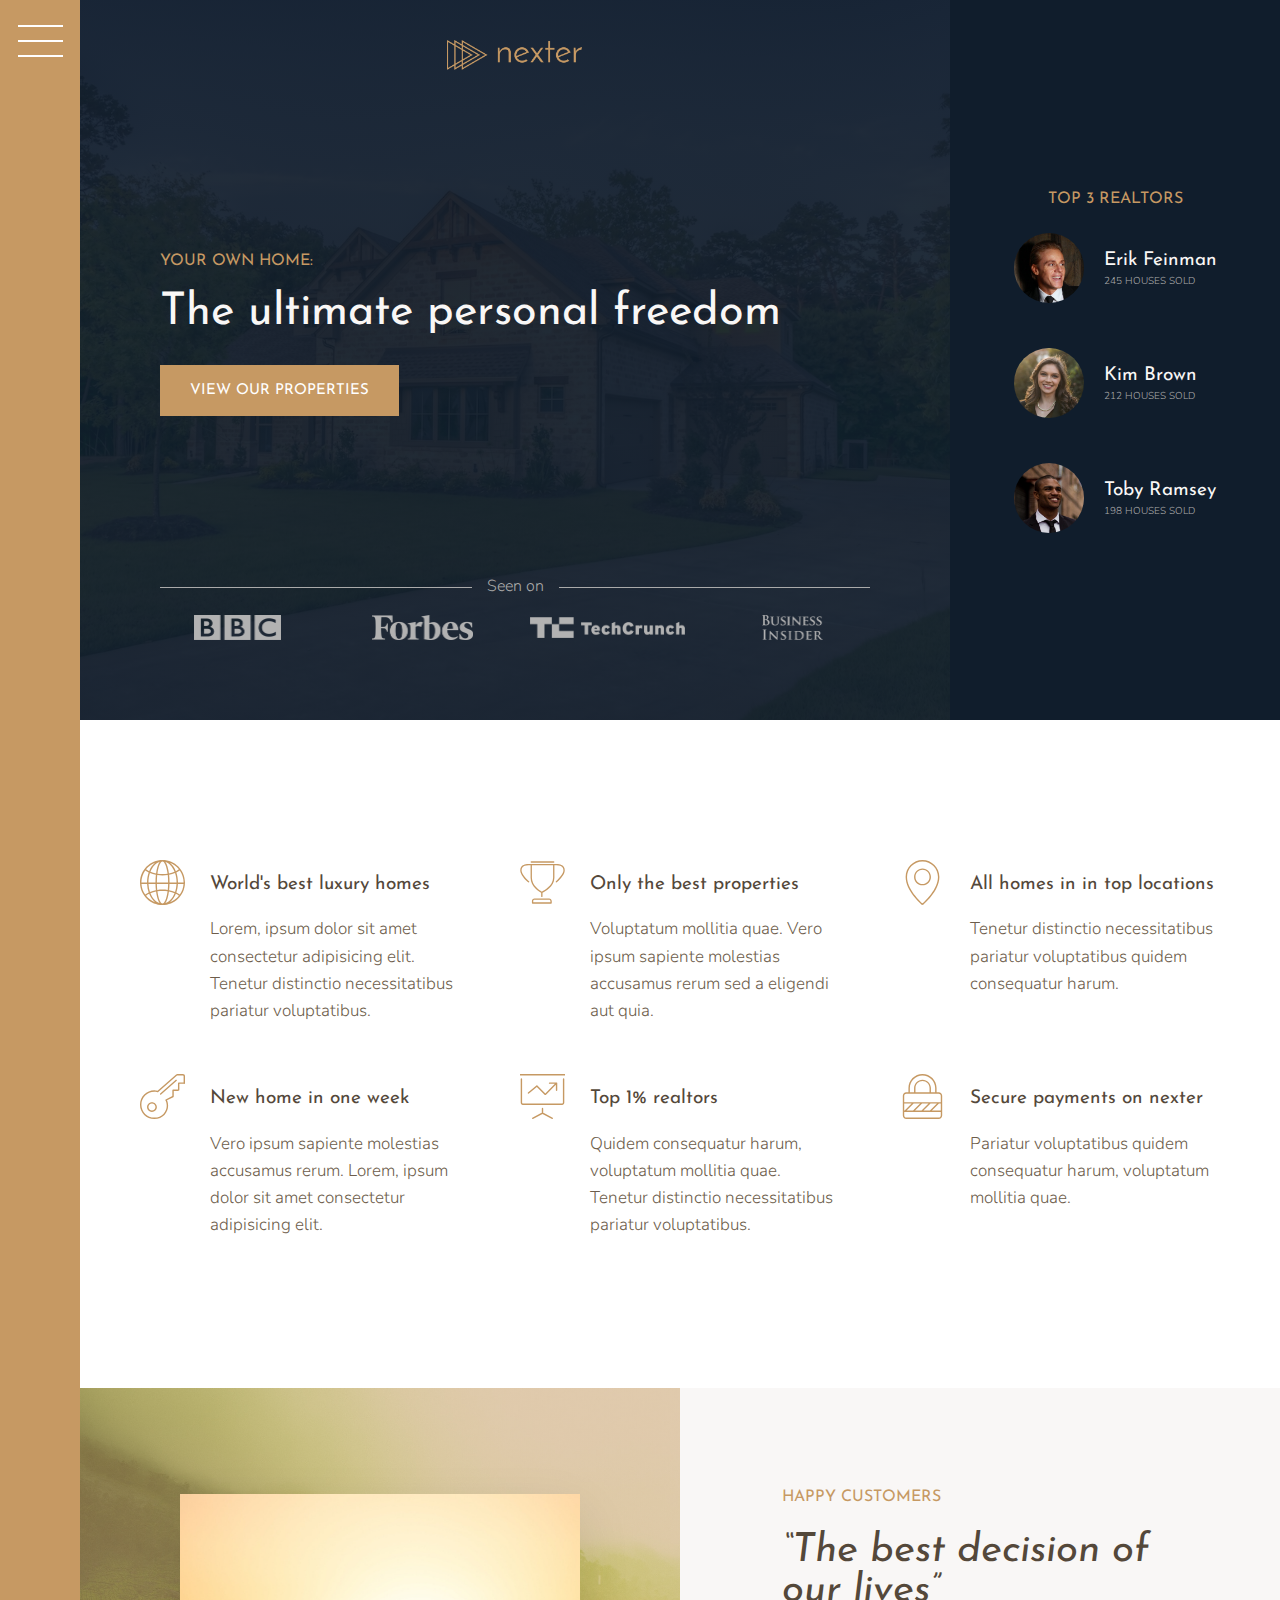
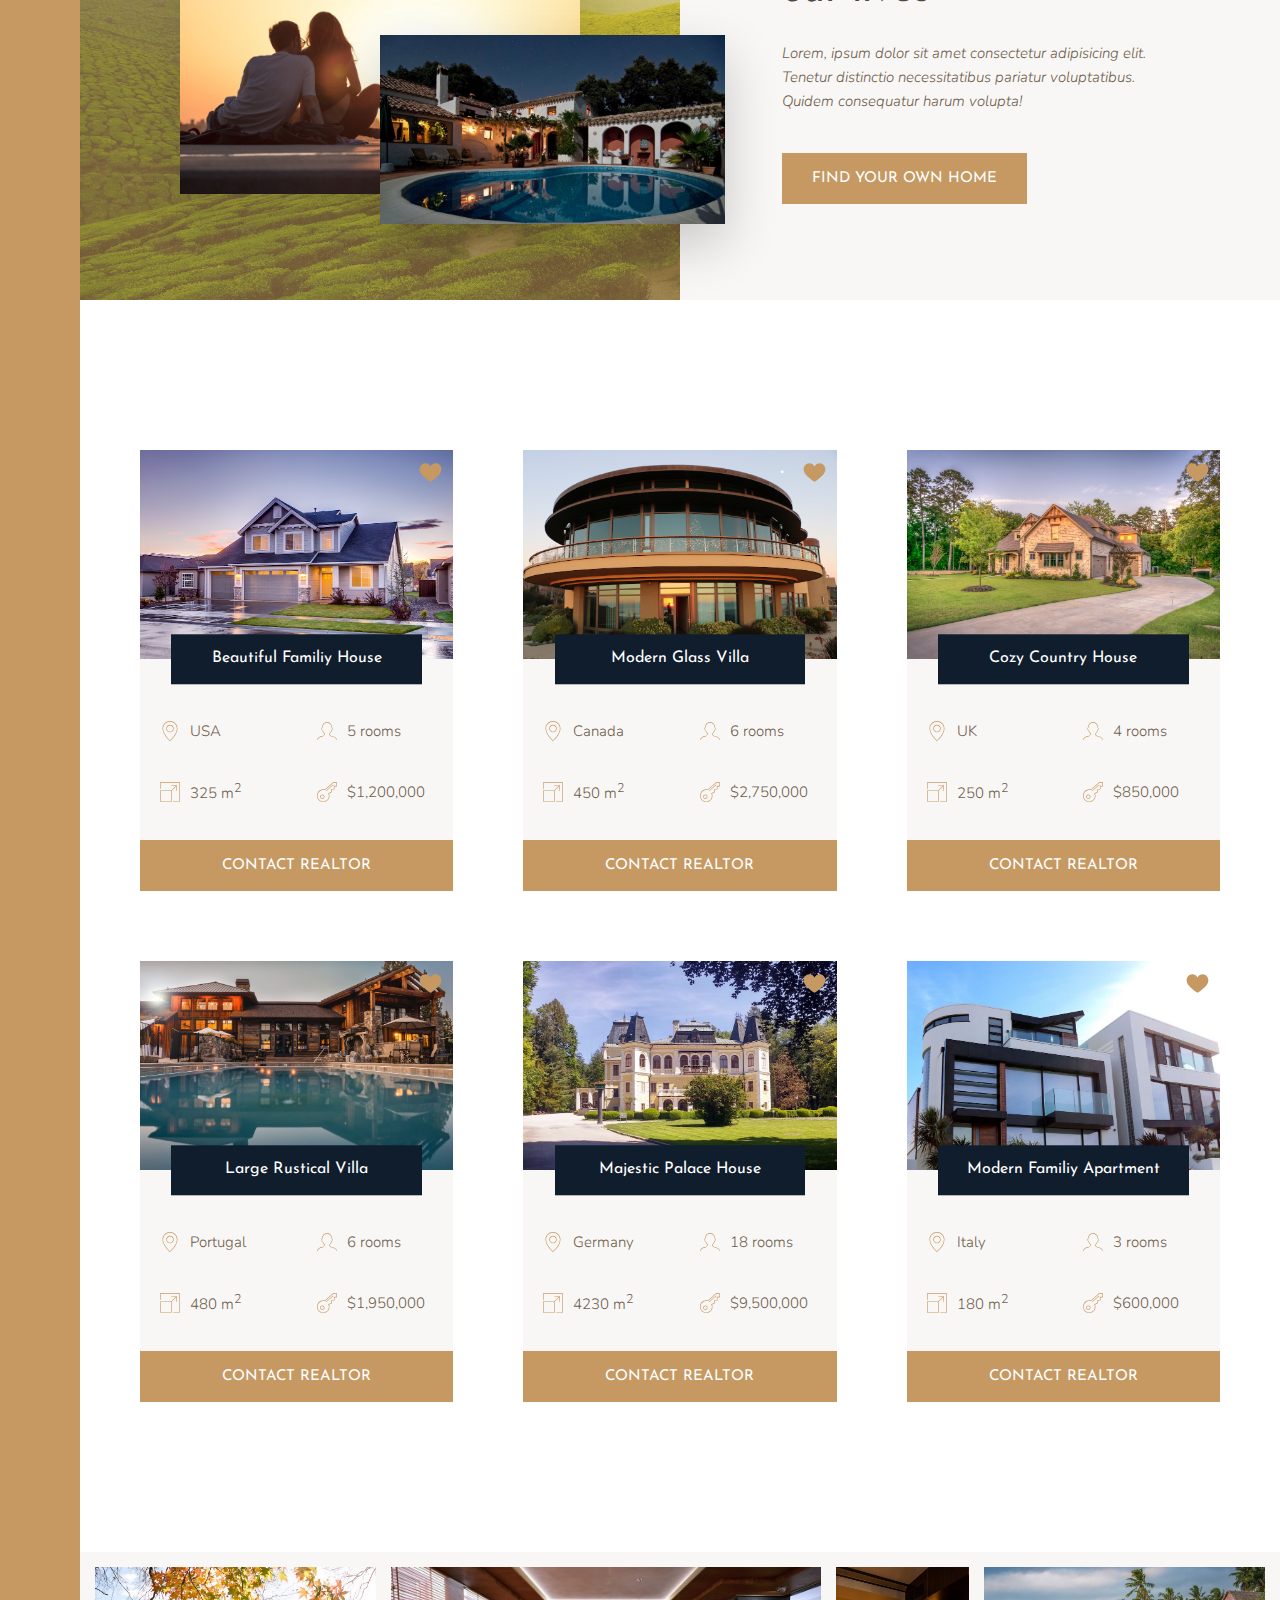
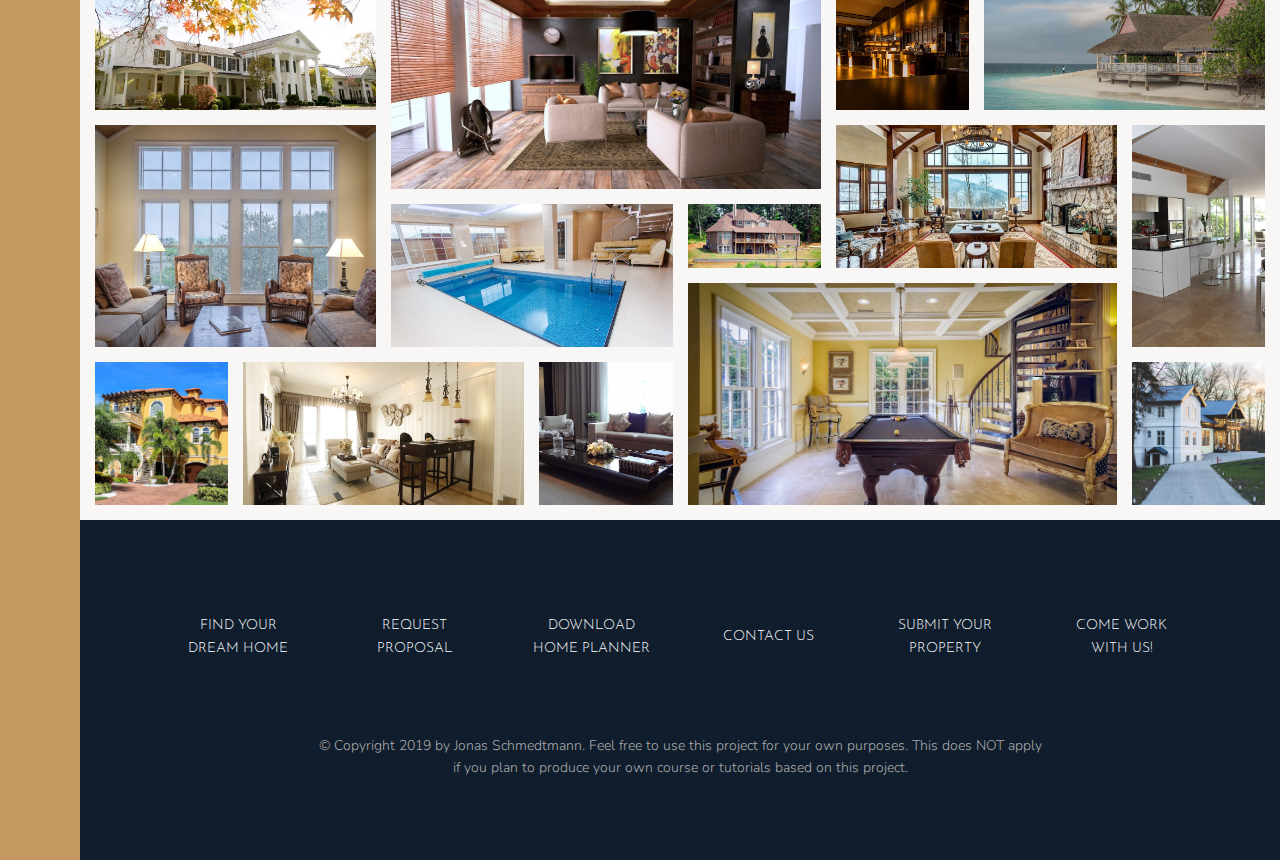
<file: NEXTERS/index.html>
<!DOCTYPE html>
<html lang="en">
    <head>
        <meta charset="UTF-8">
        <meta name="viewport" content="width=device-width, initial-scale=1.0">
        <meta http-equiv="X-UA-Compatible" content="ie=edge">
        
        <link href="https://fonts.googleapis.com/css?family=Josefin+Sans:300,400,400i|Nunito:300,300i" rel="stylesheet">
        <link rel="stylesheet" href="css/style.css">
        <link rel="shortcut icon" type="image/png" href="img/favicon.png">
        
        <title>nexter &mdash; your home, your freedom</title>
    </head>

    <body class="container">

        <div class="sidebar">
            <button class="nav-btn"></button>
        </div>

        <header class="header">

            <img src="img/logo.png" alt="Nexter logo" class="header__logo">

            <h3 class="heading-3">Your own home:</h3>

            <h1 class="heading-1">The ultimate personal freedom</h1>

            <button class="btn header__btn">View our properties</button>

            <div class="header__seenon-text">Seen on</div>


            <div class="header__seenon-logos">
                
                <img src="img/logo-bbc.png" alt="Seen on logo 1">

                <img src="img/logo-forbes.png" alt="Seen on logo 2">

                <img src="img/logo-techcrunch.png" alt="Seen on logo 3">

                <img src="img/logo-bi.png" alt="Seen on logo 4">

            </div>

        </header>

        <div class="realtors">

            <h3 class="heading-3">Top 3 Realtors</h3>

            <div class="realtors__list">

                <img src="img/realtor-1.jpeg" alt="Realtor 1" class="realtors__img">

                <div class="realtors__details">
                    <h4 class="heading-4 heading-4--light">Erik Feinman</h4>
                    <p class="realtors__sold">245 houses sold</p>
                </div>

                <img src="img/realtor-2.jpeg" alt="Realtor 2" class="realtors__img">

                <div class="realtors__details">
                    <h4 class="heading-4 heading-4--light">Kim Brown</h4>
                    <p class="realtors__sold">212 houses sold</p>
                </div>

                <img src="img/realtor-3.jpeg" alt="Realtor 3" class="realtors__img">

                <div class="realtors__details">
                    <h4 class="heading-4 heading-4--light">Toby Ramsey</h4>
                    <p class="realtors__sold">198 houses sold</p>
                </div>

            </div><!-- end of realtors list -->

        </div><!-- end of realtors -->

        <section class="features">

            <div class="feature">

                <svg class="feature__icon">
                    <use xlink:href="img/sprite.svg#icon-global"></use>
                </svg>

                <h4 class="heading-4 heading-4--dark">World's best luxury homes</h4>
                
                <p class="feature__text">Lorem, ipsum dolor sit amet consectetur adipisicing elit. Tenetur distinctio necessitatibus pariatur voluptatibus.</p>

            </div>

            <div class="feature">

                <svg class="feature__icon">
                    <use xlink:href="img/sprite.svg#icon-trophy"></use>
                </svg>

                <h4 class="heading-4 heading-4--dark">Only the best properties</h4>
                <p class="feature__text">Voluptatum mollitia quae. Vero ipsum sapiente molestias accusamus rerum sed a eligendi aut quia.</p>

            </div>

            <div class="feature">
                <svg class="feature__icon">
                    <use xlink:href="img/sprite.svg#icon-map-pin"></use>
                </svg>
                <h4 class="heading-4 heading-4--dark">All homes in in top locations</h4>
                <p class="feature__text">Tenetur distinctio necessitatibus pariatur voluptatibus quidem consequatur harum.</p>
            </div>

            <div class="feature">
                <svg class="feature__icon">
                    <use xlink:href="img/sprite.svg#icon-key"></use>
                </svg>
                <h4 class="heading-4 heading-4--dark">New home in one week</h4>
                <p class="feature__text">Vero ipsum sapiente molestias accusamus rerum. Lorem, ipsum dolor sit amet consectetur adipisicing elit.</p>
            </div>

            <div class="feature">
                <svg class="feature__icon">
                    <use xlink:href="img/sprite.svg#icon-presentation"></use>
                </svg>
                <h4 class="heading-4 heading-4--dark">Top 1% realtors</h4>
                <p class="feature__text">Quidem consequatur harum, voluptatum mollitia quae. Tenetur distinctio necessitatibus pariatur voluptatibus.</p>
            </div>

            <div class="feature">
                <svg class="feature__icon">
                    <use xlink:href="img/sprite.svg#icon-lock"></use>
                </svg>
                <h4 class="heading-4 heading-4--dark">Secure payments on nexter</h4>
                <p class="feature__text">Pariatur voluptatibus quidem consequatur harum, voluptatum mollitia quae.</p>
            </div>
        </section>

        <div class="story__pictures">
            <img src="img/story-1.jpeg" alt="Couple with new house" class="story__img--1">
            <img src="img/story-2.jpeg" alt="New house" class="story__img--2">
        </div>

        <div class="story__content">
            <h3 class="heading-3 mb-sm">Happy Customers</h3>
            <h2 class="heading-2 heading-2--dark mb-md">&ldquo;The best decision of our lives&rdquo;</h2>
            <p class="story__text">
                Lorem, ipsum dolor sit amet consectetur adipisicing elit. Tenetur distinctio necessitatibus pariatur voluptatibus. Quidem consequatur harum volupta!
            </p>
            <button class="btn">Find your own home</button>
        </div>

        <section class="homes">

            <div class="home">

                <img src="img/house-1.jpeg" alt="House 1" class="home__img">

                <svg class="home__like">
                    <use xlink:href="img/sprite.svg#icon-heart-full"></use>
                </svg>

                <h5 class="home__name">Beautiful Familiy House</h5>

                <div class="home__location">
                    <svg>
                        <use xlink:href="img/sprite.svg#icon-map-pin"></use>
                    </svg>
                    <p>USA</p>
                </div>

                <div class="home__rooms">
                    <svg>
                        <use xlink:href="img/sprite.svg#icon-profile-male"></use>
                    </svg>
                    <p>5 rooms</p>
                </div>

                <div class="home__area">
                    <svg>
                        <use xlink:href="img/sprite.svg#icon-expand"></use>
                    </svg>
                    <p>325 m<sup>2</sup></p>
                </div>

                <div class="home__price">
                    <svg>
                        <use xlink:href="img/sprite.svg#icon-key"></use>
                    </svg>
                    <p>$1,200,000</p>
                </div>

                <button class="btn home__btn">Contact realtor</button>

            </div><!-- end of home section -->

            
            <div class="home">
                <img src="img/house-2.jpeg" alt="House 2" class="home__img">
                <svg class="home__like">
                    <use xlink:href="img/sprite.svg#icon-heart-full"></use>
                </svg>
                <h5 class="home__name">Modern Glass Villa</h5>
                <div class="home__location">
                    <svg>
                        <use xlink:href="img/sprite.svg#icon-map-pin"></use>
                    </svg>
                    <p>Canada</p>
                </div>
                <div class="home__rooms">
                    <svg>
                        <use xlink:href="img/sprite.svg#icon-profile-male"></use>
                    </svg>
                    <p>6 rooms</p>
                </div>
                <div class="home__area">
                    <svg>
                        <use xlink:href="img/sprite.svg#icon-expand"></use>
                    </svg>
                    <p>450 m<sup>2</sup></p>
                </div>
                <div class="home__price">
                    <svg>
                        <use xlink:href="img/sprite.svg#icon-key"></use>
                    </svg>
                    <p>$2,750,000</p>
                </div>
                <button class="btn home__btn">Contact realtor</button>
            </div>

            <div class="home">
                <img src="img/house-3.jpeg" alt="House 3" class="home__img">
                <svg class="home__like">
                    <use xlink:href="img/sprite.svg#icon-heart-full"></use>
                </svg>
                <h5 class="home__name">Cozy Country House</h5>
                <div class="home__location">
                    <svg>
                        <use xlink:href="img/sprite.svg#icon-map-pin"></use>
                    </svg>
                    <p>UK</p>
                </div>
                <div class="home__rooms">
                    <svg>
                        <use xlink:href="img/sprite.svg#icon-profile-male"></use>
                    </svg>
                    <p>4 rooms</p>
                </div>
                <div class="home__area">
                    <svg>
                        <use xlink:href="img/sprite.svg#icon-expand"></use>
                    </svg>
                    <p>250 m<sup>2</sup></p>
                </div>
                <div class="home__price">
                    <svg>
                        <use xlink:href="img/sprite.svg#icon-key"></use>
                    </svg>
                    <p>$850,000</p>
                </div>
                <button class="btn home__btn">Contact realtor</button>
            </div>

            <div class="home">
                <img src="img/house-4.jpeg" alt="House 4" class="home__img">
                <svg class="home__like">
                    <use xlink:href="img/sprite.svg#icon-heart-full"></use>
                </svg>
                <h5 class="home__name">Large Rustical Villa</h5>
                <div class="home__location">
                    <svg>
                        <use xlink:href="img/sprite.svg#icon-map-pin"></use>
                    </svg>
                    <p>Portugal</p>
                </div>
                <div class="home__rooms">
                    <svg>
                        <use xlink:href="img/sprite.svg#icon-profile-male"></use>
                    </svg>
                    <p>6 rooms</p>
                </div>
                <div class="home__area">
                    <svg>
                        <use xlink:href="img/sprite.svg#icon-expand"></use>
                    </svg>
                    <p>480 m<sup>2</sup></p>
                </div>
                <div class="home__price">
                    <svg>
                        <use xlink:href="img/sprite.svg#icon-key"></use>
                    </svg>
                    <p>$1,950,000</p>
                </div>
                <button class="btn home__btn">Contact realtor</button>
            </div>

            <div class="home">
                <img src="img/house-5.jpeg" alt="House 5" class="home__img">
                <svg class="home__like">
                    <use xlink:href="img/sprite.svg#icon-heart-full"></use>
                </svg>
                <h5 class="home__name">Majestic Palace House</h5>
                <div class="home__location">
                    <svg>
                        <use xlink:href="img/sprite.svg#icon-map-pin"></use>
                    </svg>
                    <p>Germany</p>
                </div>
                <div class="home__rooms">
                    <svg>
                        <use xlink:href="img/sprite.svg#icon-profile-male"></use>
                    </svg>
                    <p>18 rooms</p>
                </div>
                <div class="home__area">
                    <svg>
                        <use xlink:href="img/sprite.svg#icon-expand"></use>
                    </svg>
                    <p>4230 m<sup>2</sup></p>
                </div>
                <div class="home__price">
                    <svg>
                        <use xlink:href="img/sprite.svg#icon-key"></use>
                    </svg>
                    <p>$9,500,000</p>
                </div>
                <button class="btn home__btn">Contact realtor</button>
            </div>

            <div class="home">
                <img src="img/house-6.jpeg" alt="House 6" class="home__img">
                <svg class="home__like">
                    <use xlink:href="img/sprite.svg#icon-heart-full"></use>
                </svg>
                <h5 class="home__name">Modern Familiy Apartment</h5>
                <div class="home__location">
                    <svg>
                        <use xlink:href="img/sprite.svg#icon-map-pin"></use>
                    </svg>
                    <p>Italy</p>
                </div>
                <div class="home__rooms">
                    <svg>
                        <use xlink:href="img/sprite.svg#icon-profile-male"></use>
                    </svg>
                    <p>3 rooms</p>
                </div>
                <div class="home__area">
                    <svg>
                        <use xlink:href="img/sprite.svg#icon-expand"></use>
                    </svg>
                    <p>180 m<sup>2</sup></p>
                </div>
                <div class="home__price">
                    <svg>
                        <use xlink:href="img/sprite.svg#icon-key"></use>
                    </svg>
                    <p>$600,000</p>
                </div>
                <button class="btn home__btn">Contact realtor</button>
            </div>
        </section>

        <section class="gallery">
            <figure class="gallery__item gallery__item--1">
                <img src="img/gal-1.jpeg" alt="Gallery image 1" class="gallery__img">
            </figure>
            
            <figure class="gallery__item gallery__item--2">
                <img src="img/gal-2.jpeg" alt="Gallery image 2" class="gallery__img">
            </figure>
            
            <figure class="gallery__item gallery__item--3">
                <img src="img/gal-3.jpeg" alt="Gallery image 3" class="gallery__img">
            </figure>
            
            <figure class="gallery__item gallery__item--4">
                <img src="img/gal-4.jpeg" alt="Gallery image 4" class="gallery__img">
            </figure>
            
            <figure class="gallery__item gallery__item--5">
                <img src="img/gal-5.jpeg" alt="Gallery image 5" class="gallery__img">
            </figure>
            
            <figure class="gallery__item gallery__item--6">
                <img src="img/gal-6.jpeg" alt="Gallery image 6" class="gallery__img">
            </figure>
            
            <figure class="gallery__item gallery__item--7">
                <img src="img/gal-7.jpeg" alt="Gallery image 7" class="gallery__img">
            </figure>
            
            <figure class="gallery__item gallery__item--8">
                <img src="img/gal-8.jpeg" alt="Gallery image 8" class="gallery__img">
            </figure>
            
            <figure class="gallery__item gallery__item--9">
                <img src="img/gal-9.jpeg" alt="Gallery image 9" class="gallery__img">
            </figure>
            
            <figure class="gallery__item gallery__item--10">
                <img src="img/gal-10.jpeg" alt="Gallery image 10" class="gallery__img">
            </figure>
            
            <figure class="gallery__item gallery__item--11">
                <img src="img/gal-11.jpeg" alt="Gallery image 11" class="gallery__img">
            </figure>
            
            <figure class="gallery__item gallery__item--12">
                <img src="img/gal-12.jpeg" alt="Gallery image 12" class="gallery__img">
            </figure>
            
            <figure class="gallery__item gallery__item--13">
                <img src="img/gal-13.jpeg" alt="Gallery image 13" class="gallery__img">
            </figure>
            
            <figure class="gallery__item gallery__item--14">
                <img src="img/gal-14.jpeg" alt="Gallery image 14" class="gallery__img">
            </figure>

        </section>

        <footer class="footer">
            <ul class="nav">
                    <li class="nav__item"><a href="#" class="nav__link">Find your dream home</a></li>
                    <li class="nav__item"><a href="#" class="nav__link">Request proposal</a></li>
                    <li class="nav__item"><a href="#" class="nav__link">Download home planner</a></li>
                    <li class="nav__item"><a href="#" class="nav__link">Contact us</a></li>
                    <li class="nav__item"><a href="#" class="nav__link">Submit your property</a></li>
                    <li class="nav__item"><a href="#" class="nav__link">Come work with us!</a></li>
            </ul>
            <p class="copyright">
                &copy; Copyright 2019 by Jonas Schmedtmann. Feel free to use this project for your own purposes. This does NOT apply if you plan to produce your own course or tutorials based on this project.
            </p>
        </footer>
    </body>
</html>
</file>
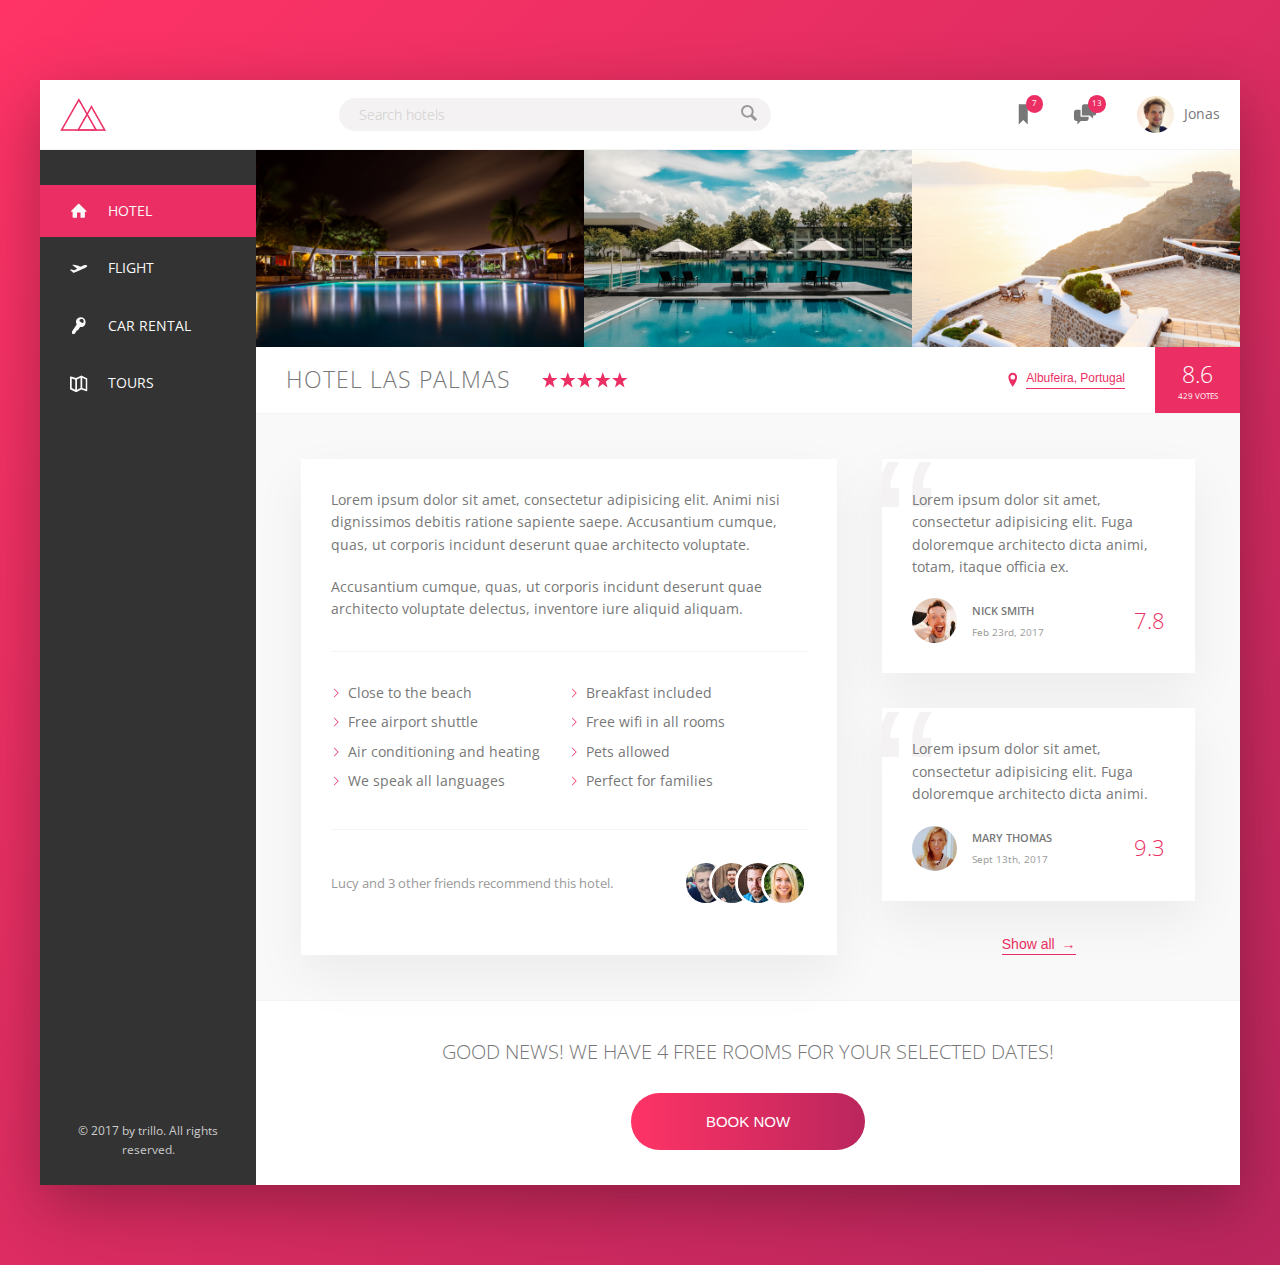
<file: TRILLO/index.html>
<!DOCTYPE html>
<html lang="en">
    <head>
        <meta charset="UTF-8">
        <meta name="viewport" content="width=device-width, initial-scale=1.0">
        
        <link href="https://fonts.googleapis.com/css?family=Open+Sans:300,400,600" rel="stylesheet">
        <link rel="stylesheet" href="css/style.css">
        <link rel="shortcut icon" type="image/png" href="img/favicon.png">
        
        <title>trillo &mdash; Your all-in-one booking app</title>
    </head>
    <body>

        <div class="container">

            <header class="header">

                <img src="img/logo.png" alt="trillo logo" class="logo">

                <form action="#" class="search">
                    <input type="text" class="search__input" placeholder="Search hotels">
                    <button class="search__button">
                        <svg class="search__icon">
                            <use xlink:href="img/sprite.svg#icon-magnifying-glass"></use>
                        </svg>
                    </button>
                </form><!-- end of form -->

                <nav class="user-nav">

                    <div class="user-nav__icon-box">
                        <svg class="user-nav__icon">
                            <use xlink:href="img/sprite.svg#icon-bookmark"></use>
                        </svg>
                        <span class="user-nav__notification">7</span>
                    </div>

                    <div class="user-nav__icon-box">
                        <svg class="user-nav__icon">
                            <use xlink:href="img/sprite.svg#icon-chat"></use>
                        </svg>
                        <span class="user-nav__notification">13</span>
                    </div>

                    <div class="user-nav__user">
                        <img src="img/user.jpg" alt="User photo" class="user-nav__user-photo">
                        <span class="user-nav__user-name">Jonas</span>
                    </div>
                </nav>

            </header><!-- end of header -->


            <div class="content">

                <nav class="sidebar">

                    <ul class="side-nav">

                        <li class="side-nav__item side-nav__item--active">
                            <a href="#" class="side-nav__link">
                                <svg class="side-nav__icon">
                                    <use xlink:href="img/sprite.svg#icon-home"></use>
                                </svg>
                                <span>Hotel</span>
                            </a>
                        </li>

                        <li class="side-nav__item">
                            <a href="#" class="side-nav__link">
                                <svg class="side-nav__icon">
                                    <use xlink:href="img/sprite.svg#icon-aircraft-take-off"></use>
                                </svg>
                                <span>Flight</span>
                            </a>
                        </li>

                        <li class="side-nav__item">
                            <a href="#" class="side-nav__link">
                                <svg class="side-nav__icon">
                                    <use xlink:href="img/sprite.svg#icon-key"></use>
                                </svg>
                                <span>Car rental</span>
                            </a>
                        </li>

                        <li class="side-nav__item">
                            <a href="#" class="side-nav__link">
                                <svg class="side-nav__icon">
                                    <use xlink:href="img/sprite.svg#icon-map"></use>
                                </svg>
                                <span>Tours</span>
                            </a>
                        </li>

                    </ul>

                    <div class="legal">
                        &copy; 2017 by trillo. All rights reserved.
                    </div>

                </nav>



                <main class="hotel-view">

                    <div class="gallery">
                        <figure class="gallery__item">
                            <img src="img/hotel-1.jpg" alt="Photo of hotel 1" class="gallery__photo">
                        </figure>
                        <figure class="gallery__item">
                            <img src="img/hotel-2.jpg" alt="Photo of hotel 2" class="gallery__photo">
                        </figure>
                        <figure class="gallery__item">
                            <img src="img/hotel-3.jpg" alt="Photo of hotel 3" class="gallery__photo">
                        </figure>
                    </div>

                    <div class="overview">

                        <h1 class="overview__heading">
                            Hotel Las Palmas
                        </h1>

                        <div class="overview__stars">
                            <svg class="overview__icon-star">
                                <use xlink:href="img/sprite.svg#icon-star"></use>
                            </svg>
                            <svg class="overview__icon-star">
                                <use xlink:href="img/sprite.svg#icon-star"></use>
                            </svg>
                            <svg class="overview__icon-star">
                                <use xlink:href="img/sprite.svg#icon-star"></use>
                            </svg>
                            <svg class="overview__icon-star">
                                <use xlink:href="img/sprite.svg#icon-star"></use>
                            </svg>
                            <svg class="overview__icon-star">
                                <use xlink:href="img/sprite.svg#icon-star"></use>
                            </svg>
                        </div>

                        <div class="overview__location">
                            <svg class="overview__icon-location">
                                <use xlink:href="img/sprite.svg#icon-location-pin"></use>
                            </svg>
                            <button class="btn-inline">Albufeira, Portugal</button>
                        </div>

                        <div class="overview__rating">
                            <div class="overview__rating-average">8.6</div>
                            <div class="overview__rating-count">429 votes</div>
                        </div>

                    </div><!-- end of overview -->

                    <div class="detail">
                        <div class="description">
                            <p class="paragraph">
                                Lorem ipsum dolor sit amet, consectetur adipisicing elit. Animi nisi dignissimos debitis ratione sapiente saepe. Accusantium cumque, quas, ut corporis incidunt deserunt quae architecto voluptate.
                            </p>
                            <p class="paragraph">
                                Accusantium cumque, quas, ut corporis incidunt deserunt quae architecto voluptate delectus, inventore iure aliquid aliquam.
                            </p>
                            <ul class="list">
                                <li class="list__item">Close to the beach</li>
                                <li class="list__item">Breakfast included</li>
                                <li class="list__item">Free airport shuttle</li>
                                <li class="list__item">Free wifi in all rooms</li>
                                <li class="list__item">Air conditioning and heating</li>
                                <li class="list__item">Pets allowed</li>
                                <li class="list__item">We speak all languages</li>
                                <li class="list__item">Perfect for families</li>
                            </ul>

                            <div class="recommend">
                                <p class="recommend__count">Lucy and 3 other friends recommend this hotel.</p>
                                <div class="recommend__friends">
                                    <img src="img/user-3.jpg" alt="Friend 1" class="recommend__photo">
                                    <img src="img/user-4.jpg" alt="Friend 2" class="recommend__photo">
                                    <img src="img/user-5.jpg" alt="Friend 3" class="recommend__photo">
                                    <img src="img/user-6.jpg" alt="Friend 4" class="recommend__photo">
                                </div>
                            </div><!-- end of recommend -->

                        </div><!-- end of description -->

                        <div class="user-reviews">

                            <figure class="review">
                                
                                <blockquote class="review__text">
                                    Lorem ipsum dolor sit amet, consectetur adipisicing elit. Fuga doloremque architecto dicta animi, totam, itaque officia ex.
                                </blockquote>

                                <figcaption class="review__user">
                                    <img src="img/user-1.jpg" alt="User 1" class="review__photo">
                                    <div class="review__user-box">
                                        <p class="review__user-name">Nick Smith</p>
                                        <p class="review__user-date">Feb 23rd, 2017</p>
                                    </div>
                                    <div class="review__rating">7.8</div>
                                </figcaption>
                            </figure>

                            <figure class="review">

                                <blockquote class="review__text">
                                    Lorem ipsum dolor sit amet, consectetur adipisicing elit. Fuga doloremque architecto dicta animi.
                                </blockquote>

                                <figcaption class="review__user">
                                    <img src="img/user-2.jpg" alt="User 1" class="review__photo">
                                    <div class="review__user-box">
                                        <p class="review__user-name">Mary Thomas</p>
                                        <p class="review__user-date">Sept 13th, 2017</p>
                                    </div>
                                    <div class="review__rating">9.3</div>
                                </figcaption>

                            </figure>

                            <button class="btn-inline">Show all <span>&rarr;</span></button>

                        </div><!-- end of user-reviews -->

                     
                    </div><!-- end of detail -->
                       <div class="cta">
                            <h2 class="cta__book-now">
                                Good news! We have 4 free rooms for your selected dates!
                            </h2>
                            <button class="btn">
                                <span class="btn__visible">Book now</span>
                                <span class="btn__invisible">Only 4 rooms left</span>
                            </button>
                        </div>


                </main><!-- end of hotel view -->
            </div><!-- end of content -->
        </div><!-- end of container -->
    </body>
</html>
</file>
<file: NEXTERS/css/style.css>
*,
*::before,
*::after {
    margin: 0;
    padding: 0;
    box-sizing: inherit;
}

html {
    box-sizing: border-box;
    font-size: 62.5%;
}

@media only screen and (max-width: 75em) {
    html {
        font-size: 50%;
    }
}

body {
    font-family: "Nunito", sans-serif;
    color: #6D5D4B;
    font-weight: 300;
    line-height: 1.6;
}

.container {
    display: grid;
    grid-template-rows: 80vh min-content 40vw repeat(3, min-content);
    grid-template-columns: [sidebar-start] 8rem [sidebar-end full-start] minmax(6rem, 1fr) [center-start] repeat(8, [col-start] minmax(min-content, 14rem) [col-end]) [center-end] minmax(6rem, 1fr) [full-end];
}

@media only screen and (max-width: 62.5em) {
    .container {
        grid-template-rows: 6rem 80vh min-content 40vw repeat(3, min-content);
        grid-template-columns: [full-start] minmax(6rem, 1fr) [center-start] repeat(8, [col-start] minmax(min-content, 14rem) [col-end]) [center-end] minmax(6rem, 1fr) [full-end];
    }
}

@media only screen and (max-width: 50em) {
    .container {
        grid-template-rows: 6rem calc(100vh - 6rem);
    }
}

.heading-1, .heading-2, .heading-3, .heading-4 {
    font-family: "Josefin Sans", sans-serif;
    font-weight: 400;
}

.heading-1 {
    font-size: 4.5rem;
    color: #f9f7f6;
    line-height: 1;
}

.heading-2 {
    font-size: 4rem;
    font-style: italic;
    line-height: 1;
}

.heading-2--light {
    color: #f9f7f6;
}

.heading-2--dark {
    color: #54483A;
}

.heading-3 {
    font-size: 1.6rem;
    color: #c69963;
    text-transform: uppercase;
}

.heading-4 {
    font-size: 1.9rem;
}

.heading-4--light {
    color: #f9f7f6;
}

.heading-4--dark {
    color: #54483A;
}

.btn {
    background-color: #c69963;
    color: #fff;
    border: none;
    border-radius: 0;
    font-family: "Josefin Sans", sans-serif;
    font-size: 1.5rem;
    text-transform: uppercase;
    padding: 1.8rem 3rem;
    cursor: pointer;
    transition: all .2s;
}

.btn:hover {
    background-color: #B28451;
}

.mb-sm {
    margin-bottom: 2rem;
}

.mb-md {
    margin-bottom: 3rem;
}

.mb-lg {
    margin-bottom: 4rem;
}

.mb-hg {
    margin-bottom: 8rem;
}

.sidebar {
    background-color: #c69963;
    grid-column: sidebar-start / sidebar-end;
    grid-row: 1 / -1;
    display: flex;
    justify-content: center;
}

@media only screen and (max-width: 62.5em) {
    .sidebar {
        grid-column: 1 / -1;
        grid-row: 1 / 2;
        justify-content: flex-end;
        align-items: center;
    }
}

.nav-btn {
    border: none;
    border-radius: 0;
    background-color: #fff;
    height: 2px;
    width: 4.5rem;
    margin-top: 4rem;
}

.nav-btn::before, .nav-btn::after {
    background-color: #fff;
    height: 2px;
    width: 4.5rem;
    content: "";
    display: block;
}

.nav-btn::before {
    transform: translateY(-1.5rem);
}

.nav-btn::after {
    transform: translateY(1.3rem);
}

@media only screen and (max-width: 62.5em) {
    .nav-btn {
        margin-top: 0;
        margin-right: 3rem;
    }

    .nav-btn::before {
        transform: translateY(-1.2rem);
    }

    .nav-btn::after {
        transform: translateY(1rem);
    }
}

.header {
    background-color: #54483A;
    grid-column: full-start / col-end 6;
    background-image: linear-gradient(rgba(16, 29, 44, 0.93), rgba(16, 29, 44, 0.93)), url(../img/hero.jpeg);
    background-size: cover;
    background-position: center;
    padding: 8rem;
    padding-top: 4rem;
    display: grid;
    grid-template-rows: 1fr min-content minmax(6rem, min-content) 1fr;
    grid-template-columns: minmax(min-content, max-content);
    grid-row-gap: 1.5rem;
    justify-content: center;
}

@media only screen and (max-width: 50em) {
    .header {
        grid-column: 1 / -1;
    }
}

@media only screen and (max-width: 37.5em) {
    .header {
        padding: 5rem;
    }
}

.header__logo {
    height: 3rem;
    justify-self: center;
}

.header__btn {
    align-self: start;
    justify-self: start;
}

.header__seenon-text {
    display: grid;
    grid-template-columns: 1fr max-content 1fr;
    grid-column-gap: 1.5rem;
    align-items: center;
    font-size: 1.6rem;
    color: #aaa;
}

.header__seenon-text::before, .header__seenon-text::after {
    content: "";
    height: 1px;
    display: block;
    background-color: currentColor;
}

.header__seenon-logos {
    display: grid;
    grid-template-columns: repeat(4, 1fr);
    grid-column-gap: 3rem;
    justify-items: center;
    align-items: center;
}

.header__seenon-logos img {
    max-height: 2.5rem;
    max-width: 100%;
    filter: brightness(70%);
}

.realtors {
    background-color: #101d2c;
    grid-column: col-start 7 / full-end;
    padding: 3rem;
    display: grid;
    align-content: center;
    justify-content: center;
    justify-items: center;
    grid-row-gap: 2rem;
}

@media only screen and (max-width: 50em) {
    .realtors {
        grid-column: 1 / -1;
    }
}

.realtors__list {
    display: grid;
    grid-template-columns: min-content max-content;
    grid-column-gap: 2rem;
    grid-row-gap: 5vh;
    align-items: center;
}

@media only screen and (max-width: 50em) {
    .realtors__list {
        grid-template-columns: repeat(3, min-content max-content);
    }
}

@media only screen and (max-width: 37.5em) {
    .realtors__list {
        grid-template-columns: min-content max-content;
    }
}

.realtors__img {
    width: 7rem;
    border-radius: 50%;
    display: block;
}

.realtors__sold {
    text-transform: uppercase;
    color: #aaa;
    margin-top: -3px;
}

.features {
    grid-column: center-start / center-end;
    margin: 15rem 0;
}

@supports (display: grid) {
    .features {
        display: grid;
        grid-template-columns: repeat(auto-fit, minmax(25rem, 1fr));
        grid-gap: 6rem;
        align-items: start;
    }
}

.feature {
    float: left;
    width: 33.3333%;
    margin-bottom: 6rem;
    display: grid;
    grid-template-columns: min-content 1fr;
    grid-row-gap: 1.5rem;
    grid-column-gap: 2.5rem;
}

@supports (display: grid) {
    .feature {
        width: auto;
        margin-bottom: 0;
    }
}

.feature__icon {
    fill: #c69963;
    width: 4.5rem;
    height: 4.5rem;
    grid-row: 1 / span 2;
    transform: translateY(-1rem);
}

.feature__text {
    font-size: 1.7rem;
}

.story__pictures {
    background-color: #c69963;
    grid-column: full-start / col-end 4;
    background-image: linear-gradient(rgba(198, 153, 99, 0.5), rgba(198, 153, 99, 0.5)), url(../img/back.jpg);
    background-size: cover;
    display: grid;
    grid-template-rows: repeat(6, 1fr);
    grid-template-columns: repeat(6, 1fr);
    align-items: center;
}

@media only screen and (max-width: 50em) {
    .story__pictures {
        grid-column: 1 / -1;
        padding: 6rem;
    }
}

.story__img--1 {
    width: 100%;
    grid-row: 2 / 6;
    grid-column: 2 / 6;
    box-shadow: 0 2rem 5rem rgba(0, 0, 0, 0.1);
}

@media only screen and (max-width: 50em) {
    .story__img--1 {
        grid-column: 1 / 5;
        grid-row: 1 / -1;
    }
}

.story__img--2 {
    width: 115%;
    grid-row: 4 / 6;
    grid-column: 4 / 7;
    z-index: 20;
    box-shadow: 0 2rem 5rem rgba(0, 0, 0, 0.2);
}

@media only screen and (max-width: 50em) {
    .story__img--2 {
        grid-row: 1 / -1;
        width: 100%;
    }
}

.story__content {
    background-color: #f9f7f6;
    grid-column: col-start 5 / full-end;
    padding: 6rem 8vw;
    /*
          display: flex;
          flex-direction: column;
          justify-content: center;
          align-items: flex-start;
          */
    display: grid;
    align-content: center;
    justify-items: start;
}

@media only screen and (max-width: 50em) {
    .story__content {
        grid-column: 1 / -1;
        grid-row: 5 / 6;
    }
}

.story__text {
    font-size: 1.5rem;
    font-style: italic;
    margin-bottom: 4rem;
}

.homes {
    grid-column: center-start / center-end;
    margin: 15rem 0;
    display: grid;
    grid-template-columns: repeat(auto-fit, minmax(25rem, 1fr));
    grid-gap: 7rem;
}

.home {
    background-color: #f9f7f6;
    display: grid;
    grid-template-columns: repeat(2, 1fr);
    grid-row-gap: 3.5rem;
}

.home__img {
    width: 100%;
    grid-row: 1 / 2;
    grid-column: 1 / -1;
    z-index: 1;
}

.home__like {
    grid-row: 1 / 2;
    grid-column: 2 / 3;
    fill: #c69963;
    height: 2.5rem;
    width: 2.5rem;
    z-index: 2;
    justify-self: end;
    margin: 1rem;
}

.home__name {
    grid-row: 1 / 2;
    grid-column: 1 / -1;
    justify-self: center;
    align-self: end;
    z-index: 3;
    width: 80%;
    font-family: "Josefin Sans", sans-serif;
    font-size: 1.6rem;
    text-align: center;
    padding: 1.25rem;
    background-color: #101d2c;
    color: #fff;
    font-weight: 400;
    transform: translateY(50%);
}

.home__location, .home__rooms {
    margin-top: 2.5rem;
}

.home__location, .home__rooms, .home__area, .home__price {
    font-size: 1.5rem;
    margin-left: 2rem;
    display: flex;
    align-items: center;
}

.home__location svg, .home__rooms svg, .home__area svg, .home__price svg {
    fill: #c69963;
    height: 2rem;
    width: 2rem;
    margin-right: 1rem;
}

.home__btn {
    grid-column: 1 / -1;
}

.gallery {
    background-color: #f9f7f6;
    grid-column: full-start / full-end;
    display: grid;
    /*grid-template-columns: repeat(8, 1fr);
      grid-template-rows: repeat(7, 5vw);*/
    grid-template: repeat(7, 5vw)/repeat(8, 1fr);
    grid-gap: 1.5rem;
    padding: 1.5rem;
}

.gallery__item--1 {
    grid-row: 1 / span 2;
    grid-column: 1 / span 2;
}

.gallery__item--2 {
    grid-row: 1 / span 3;
    grid-column: 3 / span 3;
}

.gallery__item--3 {
    grid-row: 1 / span 2;
    grid-column: 6 / 7;
}

.gallery__item--4 {
    grid-row: 1 / span 2;
    grid-column: 7 / -1;
}

.gallery__item--5 {
    grid-row: 3 / span 3;
    grid-column: 1 / span 2;
}

.gallery__item--6 {
    grid-row: 4 / span 2;
    grid-column: 3 / span 2;
}

.gallery__item--7 {
    grid-row: 4 / 5;
    grid-column: 5 / 6;
}

.gallery__item--8 {
    grid-row: 3 / span 2;
    grid-column: 6 / span 2;
}

.gallery__item--9 {
    grid-row: 3 / span 3;
    grid-column: 8 / -1;
}

.gallery__item--10 {
    grid-row: 6 / span 2;
    grid-column: 1 / 2;
}

.gallery__item--11 {
    grid-row: 6 / span 2;
    grid-column: 2 / span 2;
}

.gallery__item--12 {
    grid-row: 6 / span 2;
    grid-column: 4 / 5;
}

.gallery__item--13 {
    grid-row: 5 / span 3;
    grid-column: 5 / span 3;
}

.gallery__item--14 {
    grid-row: 6 / span 2;
    grid-column: 8 / -1;
}

.gallery__img {
    width: 100%;
    height: 100%;
    object-fit: cover;
    display: block;
}

.footer {
    background-color: #101d2c;
    grid-column: full-start / full-end;
    padding: 8rem;
}

.nav {
    list-style: none;
    display: grid;
    grid-template-columns: repeat(auto-fit, minmax(15rem, 1fr));
    grid-gap: 2rem;
    align-items: center;
}

.nav__link:link, .nav__link:visited {
    font-size: 1.4rem;
    color: #fff;
    text-decoration: none;
    font-family: "Josefin Sans", sans-serif;
    text-transform: uppercase;
    text-align: center;
    padding: 1.5rem;
    display: block;
    transition: all .2s;
}

.nav__link:hover, .nav__link:active {
    background-color: rgba(255, 255, 255, 0.05);
    transform: translateY(-3px);
}

.copyright {
    font-size: 1.4rem;
    color: #aaa;
    margin-top: 6rem;
    margin-right: auto;
    margin-left: auto;
    text-align: center;
    width: 70%;
}
</file>
<file: TRILLO/css/style.css>
:root{--color-primary:#eb2f64;--color-primary-light:#FF3366;--color-primary-dark:#BA265D;--color-grey-light-1:#faf9f9;--color-grey-light-2:#f4f2f2;--color-grey-light-3:#f0eeee;--color-grey-light-4:#ccc;--color-grey-dark-1:#333;--color-grey-dark-2:#777;--color-grey-dark-3:#999;--shadow-dark:0 2rem 6rem rgba(0,0,0,0.3);--shadow-light:0 2rem 5rem rgba(0,0,0,0.06);--line:1px solid var(--color-grey-light-2)}*{margin:0;padding:0}*,*::before,*::after{-webkit-box-sizing:inherit;box-sizing:inherit}html{-webkit-box-sizing:border-box;box-sizing:border-box;font-size:62.5%}@media only screen and (max-width: 68.75em){html{font-size:50%}}body{font-family:'Open Sans', sans-serif;font-weight:400;line-height:1.6;color:var(--color-grey-dark-2);background-image:-webkit-gradient(linear, left top, right bottom, from(var(--color-primary-light)), to(var(--color-primary-dark)));background-image:linear-gradient(to right bottom, var(--color-primary-light), var(--color-primary-dark));background-size:cover;background-repeat:no-repeat;min-height:100vh}.container{max-width:120rem;margin:8rem auto;background-color:var(--color-grey-light-1);-webkit-box-shadow:var(--shadow-dark);box-shadow:var(--shadow-dark);min-height:50rem}@media only screen and (max-width: 75em){.container{margin:0;max-width:100%;width:100%}}.header{font-size:1.4rem;height:7rem;background-color:#fff;border-bottom:var(--line);display:-webkit-box;display:-ms-flexbox;display:flex;-webkit-box-pack:justify;-ms-flex-pack:justify;justify-content:space-between;-webkit-box-align:center;-ms-flex-align:center;align-items:center}@media only screen and (max-width: 31.25em){.header{-ms-flex-wrap:wrap;flex-wrap:wrap;-ms-flex-line-pack:distribute;align-content:space-around;height:11rem}}.content{display:-webkit-box;display:-ms-flexbox;display:flex}@media only screen and (max-width: 56.25em){.content{-webkit-box-orient:vertical;-webkit-box-direction:normal;-ms-flex-direction:column;flex-direction:column}}.sidebar{background-color:var(--color-grey-dark-1);-webkit-box-flex:0;-ms-flex:0 0 18%;flex:0 0 18%;display:-webkit-box;display:-ms-flexbox;display:flex;-webkit-box-orient:vertical;-webkit-box-direction:normal;-ms-flex-direction:column;flex-direction:column;-webkit-box-pack:justify;-ms-flex-pack:justify;justify-content:space-between}.hotel-view{background-color:#fff;-webkit-box-flex:1;-ms-flex:1;flex:1}.detail{font-size:1.4rem;display:-webkit-box;display:-ms-flexbox;display:flex;padding:4.5rem;background-color:var(--color-grey-light-1);border-bottom:var(--line)}@media only screen and (max-width: 56.25em){.detail{padding:3rem}}@media only screen and (max-width: 37.5em){.detail{-webkit-box-orient:vertical;-webkit-box-direction:normal;-ms-flex-direction:column;flex-direction:column}}.description{background-color:#fff;-webkit-box-shadow:var(--shadow-light);box-shadow:var(--shadow-light);padding:3rem;-webkit-box-flex:0;-ms-flex:0 0 60%;flex:0 0 60%;margin-right:4.5rem}@media only screen and (max-width: 56.25em){.description{padding:2rem;margin-right:3rem}}@media only screen and (max-width: 37.5em){.description{margin-right:0;margin-bottom:3rem}}.user-reviews{-webkit-box-flex:1;-ms-flex:1;flex:1;display:-webkit-box;display:-ms-flexbox;display:flex;-webkit-box-orient:vertical;-webkit-box-direction:normal;-ms-flex-direction:column;flex-direction:column;-webkit-box-align:center;-ms-flex-align:center;align-items:center}.logo{height:3.25rem;margin-left:2rem}.search{-webkit-box-flex:0;-ms-flex:0 0 40%;flex:0 0 40%;display:-webkit-box;display:-ms-flexbox;display:flex;-webkit-box-align:center;-ms-flex-align:center;align-items:center;-webkit-box-pack:center;-ms-flex-pack:center;justify-content:center}@media only screen and (max-width: 31.25em){.search{-webkit-box-ordinal-group:2;-ms-flex-order:1;order:1;-webkit-box-flex:0;-ms-flex:0 0 100%;flex:0 0 100%;background-color:var(--color-grey-light-2)}}.search__input{font-family:inherit;font-size:inherit;color:inherit;background-color:var(--color-grey-light-2);border:none;padding:.7rem 2rem;border-radius:100px;width:90%;-webkit-transition:all .2s;transition:all .2s;margin-right:-3.25rem}.search__input:focus{outline:none;width:100%;background-color:var(--color-grey-light-3)}.search__input::-webkit-input-placeholder{font-weight:100;color:var(--color-grey-light-4)}.search__input:focus+.search__button{background-color:var(--color-grey-light-3)}.search__button{border:none;background-color:var(--color-grey-light-2)}.search__button:focus{outline:none}.search__button:active{-webkit-transform:translateY(2px);transform:translateY(2px)}.search__icon{height:2rem;width:2rem;fill:var(--color-grey-dark-3)}.user-nav{-ms-flex-item-align:stretch;align-self:stretch;display:-webkit-box;display:-ms-flexbox;display:flex;-webkit-box-align:center;-ms-flex-align:center;align-items:center}.user-nav>*{padding:0 2rem;cursor:pointer;height:100%;display:-webkit-box;display:-ms-flexbox;display:flex;-webkit-box-align:center;-ms-flex-align:center;align-items:center}.user-nav>*:hover{background-color:var(--color-grey-light-2)}.user-nav__icon-box{position:relative}.user-nav__icon{height:2.25rem;width:2.25rem;fill:var(--color-grey-dark-2)}.user-nav__notification{font-size:.8rem;height:1.75rem;width:1.75rem;border-radius:50%;background-color:var(--color-primary);color:#fff;position:absolute;top:1.5rem;right:1.1rem;display:-webkit-box;display:-ms-flexbox;display:flex;-webkit-box-pack:center;-ms-flex-pack:center;justify-content:center;-webkit-box-align:center;-ms-flex-align:center;align-items:center}.user-nav__user-photo{height:3.75rem;border-radius:50%;margin-right:1rem}.side-nav{font-size:1.4rem;list-style:none;margin-top:3.5rem}@media only screen and (max-width: 56.25em){.side-nav{display:-webkit-box;display:-ms-flexbox;display:flex;margin:0}}.side-nav__item{position:relative}.side-nav__item:not(:last-child){margin-bottom:.5rem}@media only screen and (max-width: 56.25em){.side-nav__item:not(:last-child){margin:0}}@media only screen and (max-width: 56.25em){.side-nav__item{-webkit-box-flex:1;-ms-flex:1;flex:1}}.side-nav__item::before{content:"";position:absolute;top:0;left:0;height:100%;width:3px;background-color:var(--color-primary);-webkit-transform:scaleY(0);transform:scaleY(0);-webkit-transition:width 0.4s cubic-bezier(1, 0, 0, 1) 0.2s,background-color 0.1s,-webkit-transform 0.2s;transition:width 0.4s cubic-bezier(1, 0, 0, 1) 0.2s,background-color 0.1s,-webkit-transform 0.2s;transition:transform 0.2s,width 0.4s cubic-bezier(1, 0, 0, 1) 0.2s,background-color 0.1s;transition:transform 0.2s,width 0.4s cubic-bezier(1, 0, 0, 1) 0.2s,background-color 0.1s,-webkit-transform 0.2s}.side-nav__item:hover::before,.side-nav__item--active::before{-webkit-transform:scaleY(1);transform:scaleY(1);width:100%}.side-nav__item:active::before{background-color:var(--color-primary-light)}.side-nav__link:link,.side-nav__link:visited{color:var(--color-grey-light-1);text-decoration:none;text-transform:uppercase;display:block;padding:1.5rem 3rem;position:relative;z-index:10;display:-webkit-box;display:-ms-flexbox;display:flex;-webkit-box-align:center;-ms-flex-align:center;align-items:center}@media only screen and (max-width: 56.25em){.side-nav__link:link,.side-nav__link:visited{-webkit-box-pack:center;-ms-flex-pack:center;justify-content:center;padding:2rem}}@media only screen and (max-width: 37.5em){.side-nav__link:link,.side-nav__link:visited{-webkit-box-orient:vertical;-webkit-box-direction:normal;-ms-flex-direction:column;flex-direction:column;padding:1.5rem .5rem}}.side-nav__icon{width:1.75rem;height:1.75rem;margin-right:2rem;fill:currentColor}@media only screen and (max-width: 37.5em){.side-nav__icon{margin-right:0;margin-bottom:.7rem;width:1.5rem;height:1.5rem}}.legal{font-size:1.2rem;color:var(--color-grey-light-4);text-align:center;padding:2.5rem}@media only screen and (max-width: 56.25em){.legal{display:none}}.gallery{display:-webkit-box;display:-ms-flexbox;display:flex}.gallery__photo{width:100%;display:block}.overview{display:-webkit-box;display:-ms-flexbox;display:flex;-webkit-box-align:center;-ms-flex-align:center;align-items:center;border-bottom:var(--line)}.overview__heading{font-size:2.25rem;font-weight:300;text-transform:uppercase;letter-spacing:1px;padding:1.5rem 3rem}@media only screen and (max-width: 37.5em){.overview__heading{font-size:1.8rem;padding:1.25rem 2rem}}.overview__stars{margin-right:auto;display:-webkit-box;display:-ms-flexbox;display:flex}.overview__icon-star,.overview__icon-location{width:1.75rem;height:1.75rem;fill:var(--color-primary)}.overview__location{font-size:1.2rem;display:-webkit-box;display:-ms-flexbox;display:flex;vertical-align:center}.overview__icon-location{margin-right:.5rem}.overview__rating{background-color:var(--color-primary);color:#fff;margin-left:3rem;padding:0 2.25rem;-ms-flex-item-align:stretch;align-self:stretch;display:-webkit-box;display:-ms-flexbox;display:flex;-webkit-box-orient:vertical;-webkit-box-direction:normal;-ms-flex-direction:column;flex-direction:column;-webkit-box-align:center;-ms-flex-align:center;align-items:center;-webkit-box-pack:center;-ms-flex-pack:center;justify-content:center}@media only screen and (max-width: 37.5em){.overview__rating{padding:0 1.5rem}}.overview__rating-average{font-size:2.25rem;font-weight:300;margin-bottom:-3px}@media only screen and (max-width: 37.5em){.overview__rating-average{font-size:1.8rem}}.overview__rating-count{font-size:.8rem;text-transform:uppercase}@media only screen and (max-width: 37.5em){.overview__rating-count{font-size:.5rem}}.btn-inline{border:none;color:var(--color-primary);font-size:inherit;border-bottom:1px solid currentColor;padding-bottom:2px;display:inline-block;background-color:transparent;cursor:pointer;-webkit-transition:all .2s;transition:all .2s}.btn-inline span{margin-left:3px;-webkit-transition:margin-left .2s;transition:margin-left .2s}.btn-inline:hover{color:var(--color-grey-dark-1)}.btn-inline:hover span{margin-left:8px}.btn-inline:focus{outline:none;-webkit-animation:pulsate 1s infinite;animation:pulsate 1s infinite}@-webkit-keyframes pulsate{0%{-webkit-transform:scale(1);transform:scale(1);-webkit-box-shadow:none;box-shadow:none}50%{-webkit-transform:scale(1.05);transform:scale(1.05);-webkit-box-shadow:0 1rem 4rem rgba(0,0,0,0.25);box-shadow:0 1rem 4rem rgba(0,0,0,0.25)}100%{-webkit-transform:scale(1);transform:scale(1);-webkit-box-shadow:none;box-shadow:none}}@keyframes pulsate{0%{-webkit-transform:scale(1);transform:scale(1);-webkit-box-shadow:none;box-shadow:none}50%{-webkit-transform:scale(1.05);transform:scale(1.05);-webkit-box-shadow:0 1rem 4rem rgba(0,0,0,0.25);box-shadow:0 1rem 4rem rgba(0,0,0,0.25)}100%{-webkit-transform:scale(1);transform:scale(1);-webkit-box-shadow:none;box-shadow:none}}.paragraph:not(:last-of-type){margin-bottom:2rem}.list{list-style:none;margin:3rem 0;padding:3rem 0;border-top:var(--line);border-bottom:var(--line);display:-webkit-box;display:-ms-flexbox;display:flex;-ms-flex-wrap:wrap;flex-wrap:wrap}.list__item{-webkit-box-flex:0;-ms-flex:0 0 50%;flex:0 0 50%;margin-bottom:.7rem}.list__item::before{content:"";display:inline-block;height:1rem;width:1rem;margin-right:.7rem;background-image:url(../img/chevron-thin-right.svg);background-size:cover}@supports (-webkit-mask-image: url()) or (mask-image: url()){.list__item::before{background-color:var(--color-primary);-webkit-mask-image:url(../img/chevron-thin-right.svg);-webkit-mask-size:cover;mask-image:url(../img/chevron-thin-right.svg);mask-size:cover;background-image:none}}.recommend{font-size:1.3rem;color:var(--color-grey-dark-3);display:-webkit-box;display:-ms-flexbox;display:flex;-webkit-box-align:center;-ms-flex-align:center;align-items:center}.recommend__count{margin-right:auto}.recommend__friends{display:-webkit-box;display:-ms-flexbox;display:flex}.recommend__photo{-webkit-box-sizing:content-box;box-sizing:content-box;height:4rem;width:4rem;border-radius:50%;border:3px solid #fff}.recommend__photo:not(:last-child){margin-right:-2rem}.review{background-color:#fff;-webkit-box-shadow:var(--shadow-light);box-shadow:var(--shadow-light);padding:3rem;margin-bottom:3.5rem;position:relative;overflow:hidden}@media only screen and (max-width: 56.25em){.review{padding:2rem;margin-bottom:3rem}}.review__text{margin-bottom:2rem;z-index:10;position:relative}.review__user{display:-webkit-box;display:-ms-flexbox;display:flex;-webkit-box-align:center;-ms-flex-align:center;align-items:center}.review__photo{height:4.5rem;width:4.5rem;border-radius:50%;margin-right:1.5rem}.review__user-box{margin-right:auto}.review__user-name{font-size:1.1rem;font-weight:600;text-transform:uppercase;margin-bottom:.4rem}.review__user-date{font-size:1rem;color:var(--color-grey-dark-3)}.review__rating{color:var(--color-primary);font-size:2.2rem;font-weight:300}.review::before{content:"\201C";position:absolute;top:-2.75rem;left:-1rem;line-height:1;font-size:20rem;color:var(--color-grey-light-2);font-family:sans-serif;z-index:1}.cta{padding:3.5rem 0;text-align:center}@media only screen and (max-width: 56.25em){.cta{padding:2.5rem 0}}.cta__book-now{font-size:2rem;font-weight:300;text-transform:uppercase;margin-bottom:2.5rem}.btn{font-size:1.5rem;font-weight:300;text-transform:uppercase;border-radius:100px;border:none;background-image:-webkit-gradient(linear, left top, right top, from(var(--color-primary-light)), to(var(--color-primary-dark)));background-image:linear-gradient(to right, var(--color-primary-light), var(--color-primary-dark));color:#fff;position:relative;overflow:hidden;cursor:pointer}.btn>*{display:inline-block;height:100%;width:100%;-webkit-transition:all .2s;transition:all .2s}.btn__visible{padding:2rem 7.5rem}.btn__invisible{position:absolute;padding:2rem 0;left:0;top:-100%}.btn:hover{background-image:-webkit-gradient(linear, right top, left top, from(var(--color-primary-light)), to(var(--color-primary-dark)));background-image:linear-gradient(to left, var(--color-primary-light), var(--color-primary-dark))}.btn:hover .btn__visible{-webkit-transform:translateY(100%);transform:translateY(100%)}.btn:hover .btn__invisible{top:0}.btn:focus{outline:none;-webkit-animation:pulsate 1s infinite;animation:pulsate 1s infinite}
</file>
